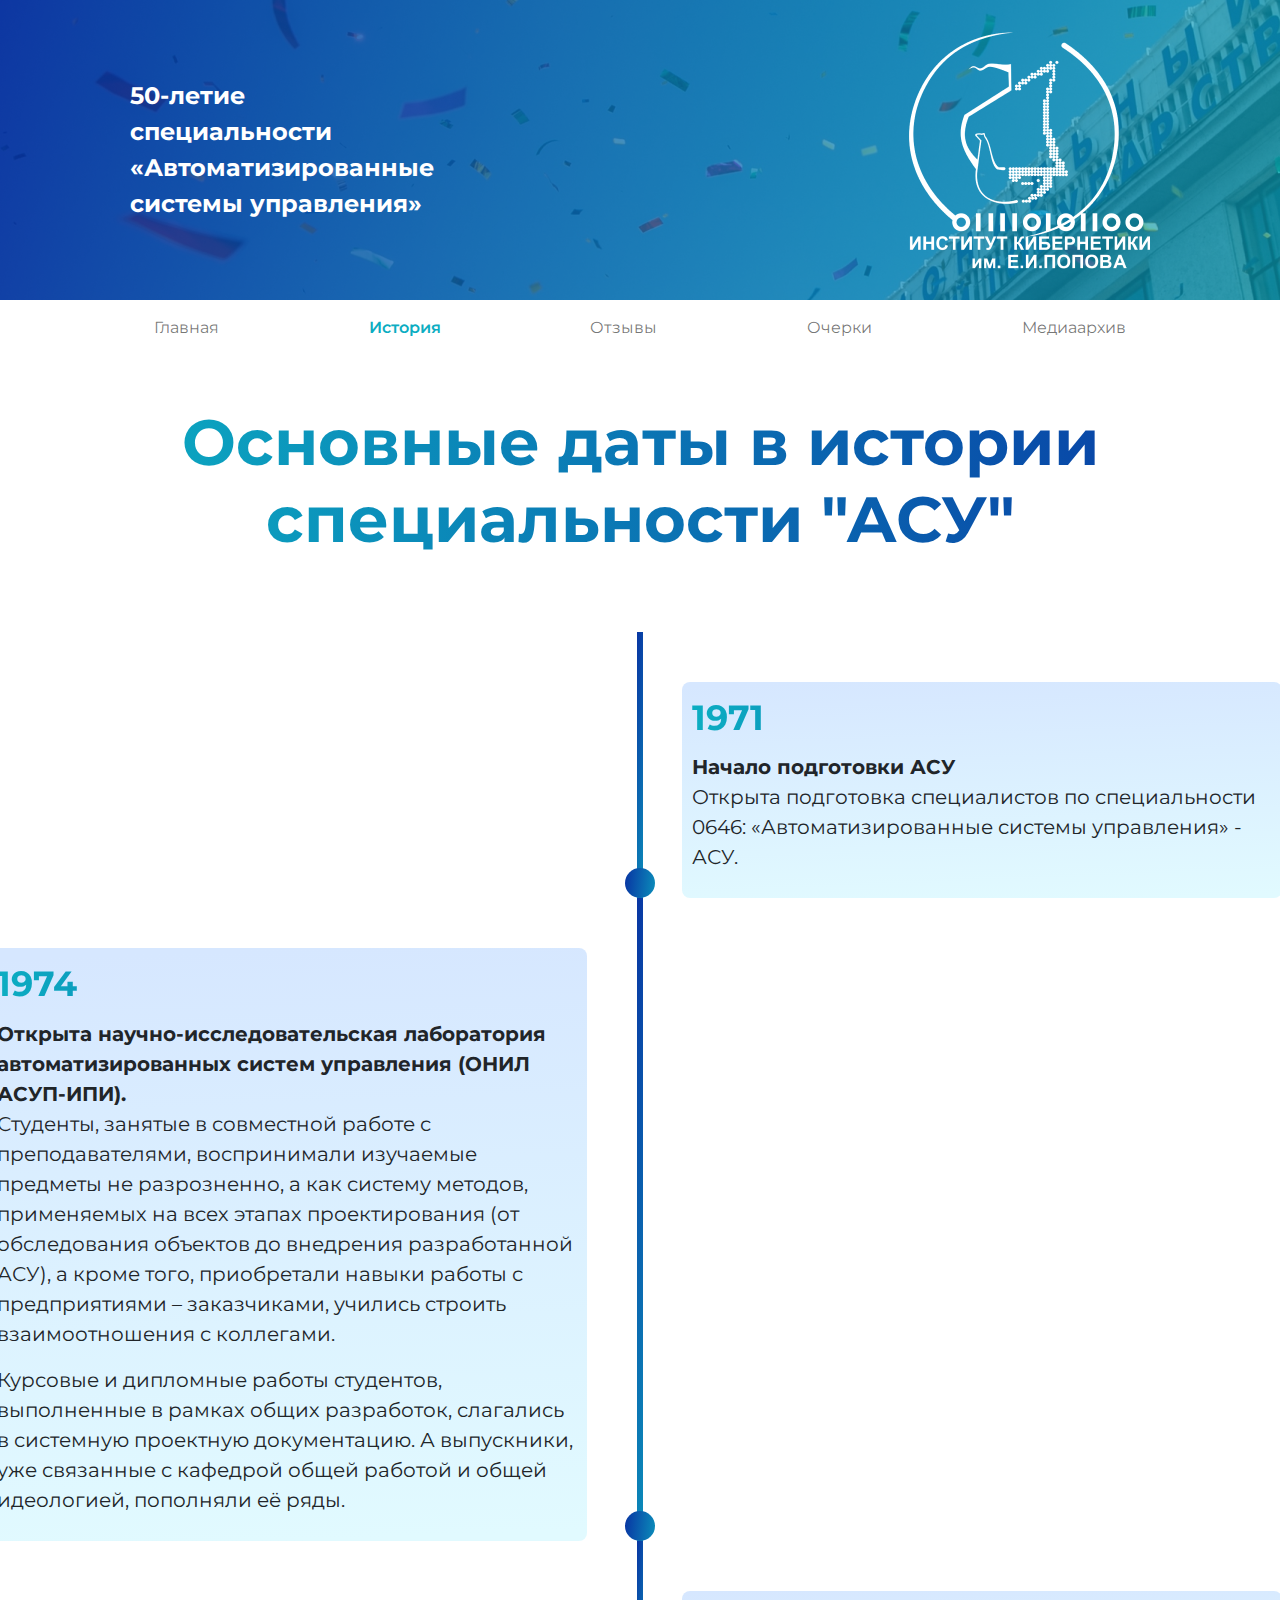
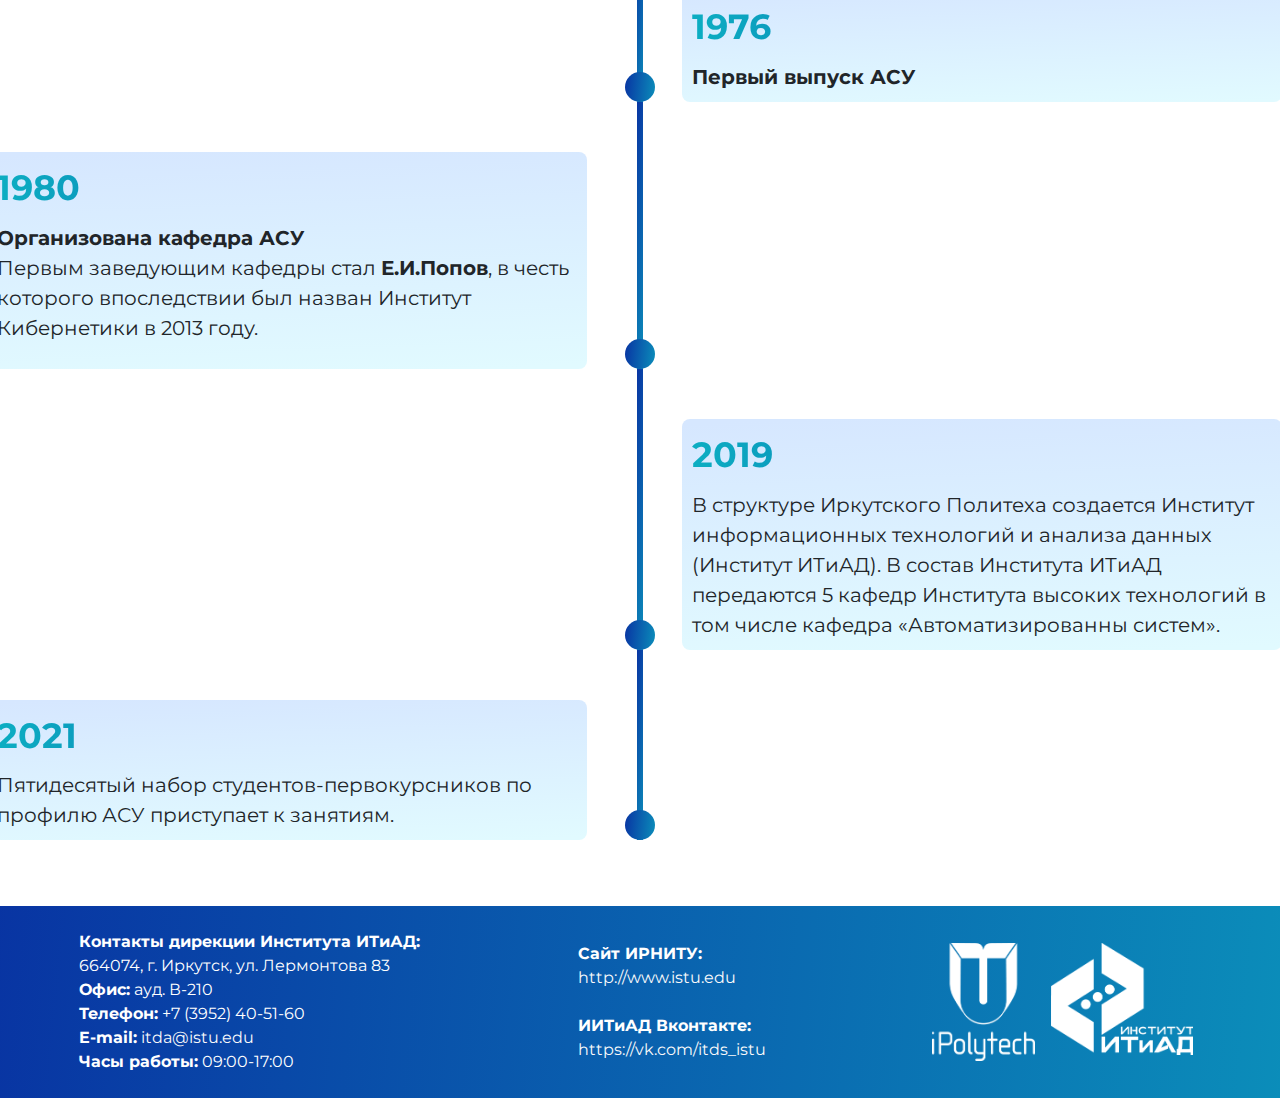
<file: static/pages/history.html>
<!DOCTYPE html>
<html lang="ru">
<head>
    <meta charset="UTF-8">
    <title>История</title>
    <meta name="viewport" content="width=device-width, initial-scale=1.0">
    <link rel="stylesheet" href="/CSS/bootstrap.css" type="text/css">
    <link rel="stylesheet" href="/CSS/header-and-footer.css" type="text/css">
    <link rel="stylesheet" href="/CSS/timeline.css">
    <link rel="preconnect" href="https://fonts.gstatic.com">

    <link href="https://fonts.googleapis.com/css2?family=Montserrat:wght@400;600;700&display=swap" rel="stylesheet">
</head>
<body>
<!--Шапка-->
<div class="asu-header d-flex justify-content-evenly align-items-center">
    <div class="asu-header-title">
        50-летие<br>
        специальности<br>
        «Автоматизированные<br>
        системы управления»
    </div>
    <div class="col-2 d-none d-sm-block">
    </div>
    <div class="asu-header-logo d-none d-sm-block">
    </div>
</div>
<!--Навигационная панель-->
<header class="asu-navbar sticky-top navbar navbar-expand-sm navbar-light">
    <div class="container-fluid">
        <button class="navbar-toggler" type="button" data-bs-toggle="collapse" data-bs-target="#navbarNav" aria-controls="navbarNav" aria-expanded="false" aria-label="Toggle navigation">
            <span class="navbar-toggler-icon"></span>
        </button>
        <span class="navbar-toggler asu-link-active">История</span>
        <div class="collapse navbar-collapse" id="navbarNav">
            <div class="navbar-nav justify-content-evenly" style="width: 100%">
                <div class="nav-item">
                    <a class="nav-link" href="/">Главная</a>
                </div>
                <div class="nav-item">
                    <a class="nav-link  asu-link-active" href="/history">История</a>
                </div>
                <div class="nav-item">
                    <a class="nav-link" href="/feedback">Отзывы</a>
                </div>
                <div class="nav-item">
                    <a class="nav-link" href="/essay">Очерки</a>
                </div>
                <div class="nav-item">
                    <a class="nav-link" href="/archive">Медиаархив</a>
                </div>
            </div>
        </div>
    </div>
</header>
<div class="container fs-5">
    <div class="mt-5 row text-center gradient">
        <h1 class="display-3 fw-bold"><p>Основные даты в истории специальности "АСУ"</p></h1>
    </div>
    <div>
        <section class="timeline container-fluid">
            <ul class="col-12">
                <li>
                    <div>
                        <time>1971</time>
                        <strong>Начало подготовки АСУ</strong>
                        <p>Открыта подготовка специалистов по
                        специальности 0646: «Автоматизированные системы
                        управления» - АСУ.
                        </p>
                    </div>
                </li>
                <li>
                    <div>
                        <time>1974</time>
                        <strong>
                        Открыта научно-исследовательская
                        лаборатория автоматизированных систем управления (ОНИЛ АСУП-ИПИ).
                        </strong>
                        <p>
                            Студенты, занятые в совместной работе с преподавателями, воспринимали изучаемые предметы не разрозненно, а как систему методов, применяемых на всех этапах проектирования (от обследования объектов до внедрения разработанной АСУ), а кроме того, приобретали навыки работы с предприятиями – заказчиками, учились строить взаимоотношения с коллегами.
                            </p>
                        <p>Курсовые и дипломные работы студентов, выполненные в рамках общих разработок, слагались в системную проектную документацию. А выпускники, уже связанные с кафедрой общей работой и общей идеологией, пополняли её ряды.
                        </p>
                    </div>
                </li>
                <li>
                    <div>
                        <time>1976</time> <strong>Первый выпуск АСУ</strong>
                    </div>
                </li>
                <li>
                    <div>
                        <time>1980</time> <strong>Организована
                        кафедра АСУ</strong>
                        <p>
                            Первым заведующим кафедры стал <strong>Е.И.Попов</strong>, в честь которого впоследствии был назван Институт Кибернетики в 2013 году.
                        </p>
                    </div>
                </li>
                <li>
                    <div>
                        <time>2019</time>
                        В структуре Иркутского Политеха создается Институт информационных технологий и анализа данных (Институт ИТиАД). В состав Института ИТиАД передаются 5 кафедр Института высоких технологий в том числе кафедра «Автоматизированны систем».
                    </div>
                </li>
                <li>
                    <div>
                        <time>2021</time>
                        Пятидесятый набор студентов-первокурсников по профилю АСУ приступает к занятиям.
                    </div>
                </li>

            </ul>
        </section>
    </div></div>
<footer class="asu-footer d-flex flex-column flex-md-row justify-content-center justify-content-md-evenly align-items-baseline align-items-md-center pt-0 pt-md-4 pb-0 pb-md-4">
    <div class="m- m-md-0">
        <strong>Контакты дирекции Института ИТиАД:</strong><br>
        664074, г. Иркутск, ул. Лермонтова 83<br>
        <strong>Офис:</strong> ауд. В-210<br>
        <strong>Телефон:</strong> +7 (3952) 40-51-60<br>
        <strong>E-mail:</strong> <a class="link-light" href="mailto:itda@istu.edu">itda@istu.edu</a><br>
        <strong>Часы работы:</strong> 09:00-17:00<br>
    </div>
    <br>
    <div class="m-2 m-md-0">
        <strong>Сайт ИРНИТУ:</strong><br>
        <a class="link-light" href="http://www.istu.edu">http://www.istu.edu</a><br>
        <br>
        <strong>ИИТиАД Вконтакте:</strong><br>
        <a class="link-light" href="https://vk.com/itds_istu">https://vk.com/itds_istu</a><br>
    </div>
    <br>
    <div class="d-flex justify-content-between m-2 m-md-0">
        <div class="iPolitech mx-2"></div>
        <div class="itiad mx-2"></div>
    </div>
</footer>
<script src="/JS/bootstrap.bundle.js"></script>
<script src="/JS/jquery.js"></script>
<script>
    (function() {

'use strict';
var items = document.querySelectorAll(".timeline li");
function isElementInViewport(el) {
  var rect = el.getBoundingClientRect();
  return true
}

function callbackFunc() {
  for (var i = 0; i < items.length; i++) {
    if (isElementInViewport(items[i])) {
      items[i].classList.add("in-view");
    }
  }
}

// listen for events
window.addEventListener("load", callbackFunc);
window.addEventListener("resize", callbackFunc);
window.addEventListener("scroll", callbackFunc);

})();
</script>
</body>
</html>
</file>
<file: CSS/header-and-footer.css>
*{
    font-family: 'Montserrat', sans-serif;
}
body {
    overflow-x: hidden;
}
a { text-decoration: none; }
.asu-header{
    width: 100%;
    height: 300px;
    background: url("/static/imgs/Banner.png");
}
.asu-header-title{
    color: #FFF;
    font-weight: 700;
    font-size: 18pt;
}
.asu-header-logo{
    background: url("/static/imgs/header-logo.png");
    width: 241px;
    height: 253px;
}

.asu-navbar{
    width: 100%;
    background-color: #FFF;
}

.asu-link-active{
    font-weight: 600;
    color: #0CADC2 !important;
}
.nav-link{
    color: black;
}
.nav-link:hover{
    color: #0CADC2 !important;
}
.asu-footer{
    width: 100%;
    background: linear-gradient(95.63deg, #082AA0  -11.75%, #0CADC2 136.21%);
    color: white;
}
.iPolitech{
    background: url("/static/imgs/iPolytech.png");
    background-size: cover;
    width: 103px;
    height: 118px;
}
.itiad{
    background: url("/static/imgs/ITIAD.png");
    background-size: cover;
    width: 142px;
    height: 112px;
}
.asu-feedback-title{
    color: #2D5FAF;
    border-radius: 5px;
}
.asu-feedback-card{
    border: 2px solid lightgrey;
    border-radius: 13px;
}
.asu-avatar{
    width: 128px;
    border-radius: 5px;
}
.button-style{
	font-weight: 700; 
    font-size: 24px; 
    line-height: 30px; 
    background: linear-gradient(90deg, #0CADC2 -9.35%, #082AA0 103.26%);
}
.gradient{
    background: linear-gradient(87.64deg, #0CADC2 0.84%, #082AA0 116.97%); -webkit-background-clip: text; -webkit-text-fill-color: transparent; color: #0B2349;
}
.text-indent{
    text-indent: 40px
}
@media (min-width: 100px) {
    .giantText{
        font-weight: 700; font-size: 120px;
    }
}
@media (min-width: 768px) {
    .giantText{
        font-weight: 700; font-size: 144px;
    }
}
@media (min-width: 992px) {
    .giantText{
        font-weight: 700; font-size: 288px;
    }
}
@media (min-width: 1200px) {
    .giantText{
        font-weight: 700; font-size: 288px;
    }
}


.hover{
    color: #0CADC2 !important;
}
.btn-hide:focus {
    outline: none !important;
}



 .al-right{
    text-align: right
 }
#map {
    -ms-touch-action: auto !important;
    touch-action: auto !important;
} 
#fixedButton {
	display: none;
	width: 65px;
	height: 65px;
	position: fixed;
	bottom: 30px;
	right: 20px;
	background-color: rgba(1,110,193, .7);
	border-radius: 50%;
	cursor: pointer;
	z-index: 10;
	transition: 0.2s;
	display: flex;
	align-items: center;
	justify-content: center;
    font-size: 48pt;
    color: white;
}
#fixedButton:hover{
	background-color: rgba(75,115,170, 1);
}
</file>
<file: CSS/timeline.css>
/* TIMELINE
–––––––––––––––––––––––––––––––––––––––––––––––––– */


.timeline ul {
    padding: 50px 0;
  }
  
  .timeline ul li {
    list-style-type: none;
    position: relative;
    width: 6px;
    margin: 0 auto;
    padding-top: 50px;
    background: linear-gradient(95.63deg, #082AA0 -11.75%, #0CADC2 136.21%);
  }
  
  .timeline ul li::after {
    content: '';
    position: absolute;
    left: 50%;
    bottom: 0;
    transform: translateX(-50%);
    width: 30px;
    height: 30px;
    border-radius: 50%;
    background: inherit;
  }
  
  .timeline ul li div {
    position: relative;
    bottom: 0;
    width: 600px;
    padding: 15px;
    background: linear-gradient(177.77deg, #D6E7FF 1.87%, #E1FAFF 98.19%);
  }
  
  .timeline ul li div::before {
    content: '';
    position: absolute;
    bottom: 7px;
    width: 0;
    height: 0;
    border-style: solid;
  }
  
  .timeline ul li:nth-child(odd) div {
    left: 45px;
  }
  
  .timeline ul li:nth-child(odd) div::before {
    left: -15px;
    border-width: 8px 16px 8px 0;/*
    border-color: transparent #B1F1FF transparent transparent;*/
    border-color: transparent transparent transparent transparent;
  }
  
  .timeline ul li:nth-child(even) div {
    left: -650px;
  }
  
  .timeline ul li:nth-child(even) div::before {
    right: -15px;
    border-width: 8px 0 8px 16px;/*
    border-color: transparent transparent transparent #B1F1FF;*/
    border-color: transparent transparent transparent transparent;
  }
  
  time {
    display: block;
    font-size: 2.2rem;
    font-weight: bold;
    background: linear-gradient(87.64deg, #0CADC2 0.84%, #082AA0 116.97%);
    background-clip: border-box;
-webkit-background-clip: text;
-webkit-text-fill-color: transparent;
    margin-bottom: 8px;
  }
  
  
  /* EFFECTS
  –––––––––––––––––––––––––––––––––––––––––––––––––– */
  
  .timeline ul li::after {
    transition: background .5s ease-in-out;
  }
  
  .timeline ul li.in-view::after {
    background: linear-gradient(95.63deg, #082AA0 -11.75%, #0CADC2 136.21%);
  }
  
  .timeline ul li div {
    visibility: hidden;
    opacity: 0;
    transition: all .5s ease-in-out;
  }
  
  .timeline ul li:nth-child(odd) div {
    transform: translate3d(200px, 0, 0);
  }
  
  .timeline ul li:nth-child(even) div {
    transform: translate3d(-200px, 0, 0);
  }
  
  .timeline ul li.in-view div {
    border-radius: 8px;
    padding: 10px;
    transform: none;
    visibility: visible;
    opacity: 1;
  }
  
  
  /* GENERAL MEDIA QUERIES
  –––––––––––––––––––––––––––––––––––––––––––––––––– */
  
  @media screen and (max-width: 900px) {
    .timeline ul li div {
      width: 250px;
    }
    .timeline ul li:nth-child(even) div {
      left: -289px;
      /*250+45-6*/
    }
  }
  
  @media screen and (max-width: 600px) {
    .timeline ul li {
      margin-left: 20px;
    }
    .timeline ul li div {
      width: calc(100vw - 91px);
    }
    .timeline ul li:nth-child(even) div {
      left: 45px;
    }
    .timeline ul li:nth-child(even) div::before {
      left: -15px;
      border-width: 8px 16px 8px 0;
      border-color: transparent transparent transparent transparent;
    }
  }
</file>
